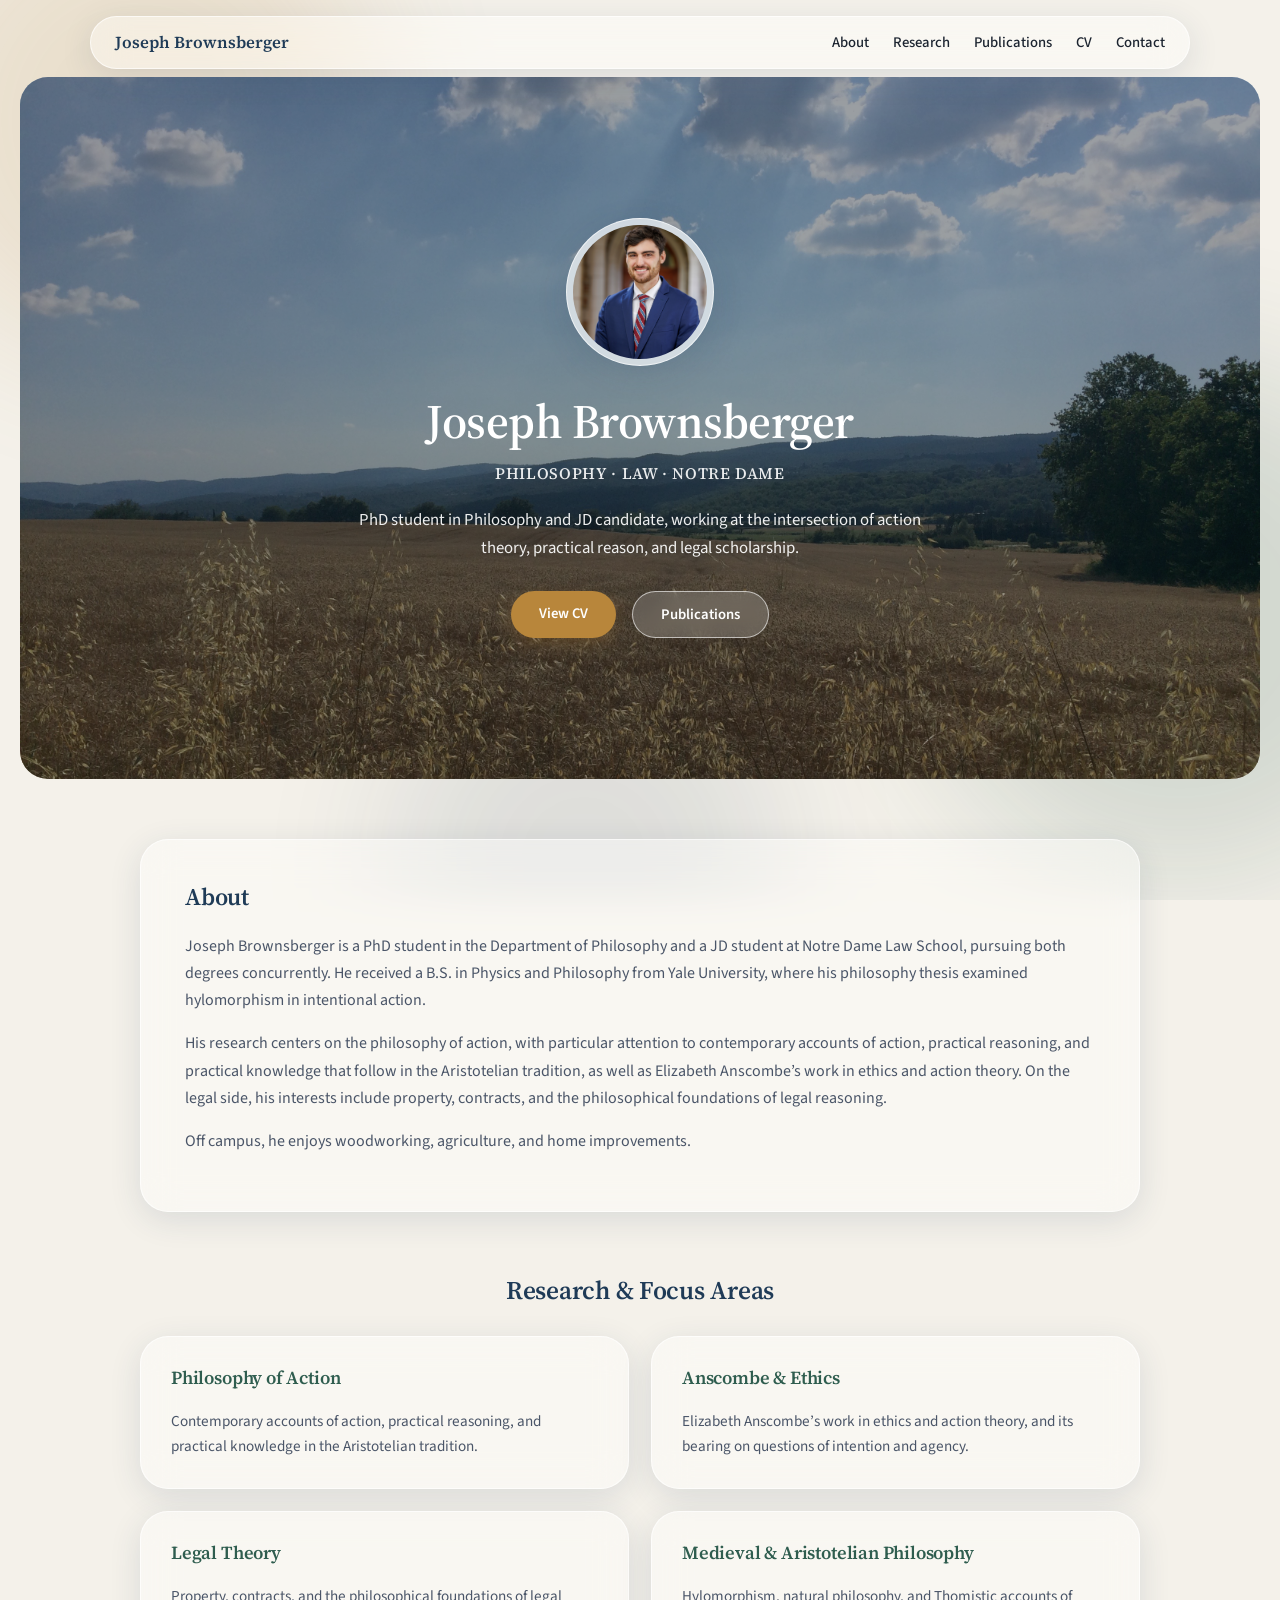
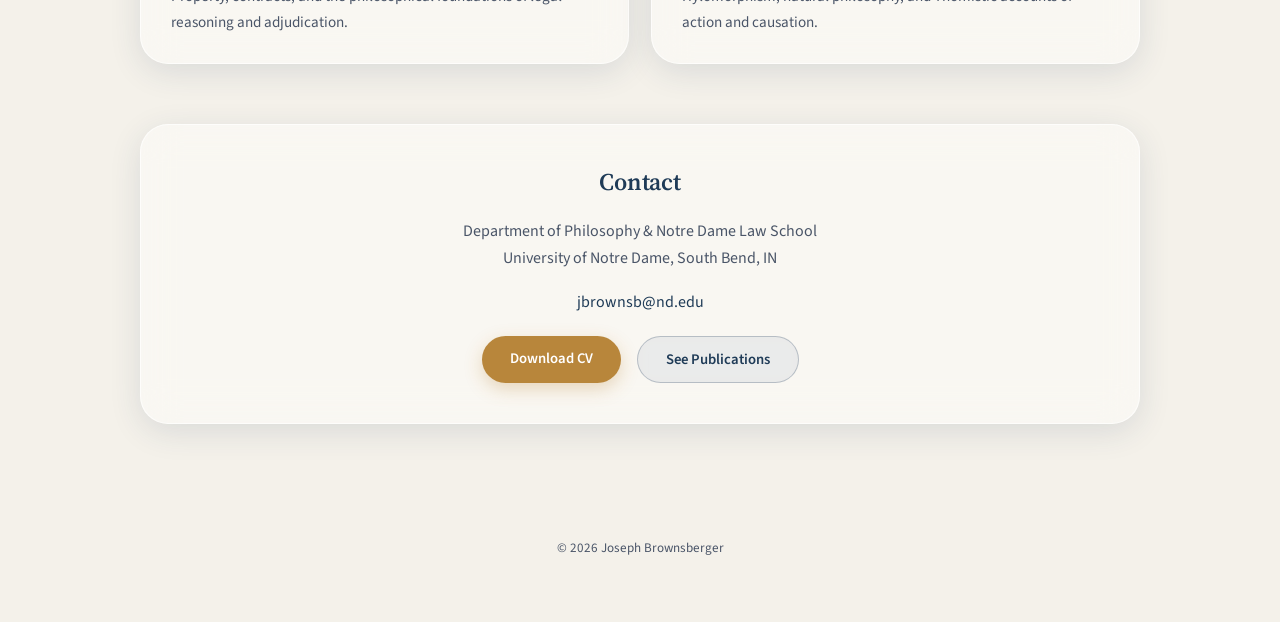
<file: index.html>
<!DOCTYPE html>
<html lang="en">
<head>
<meta charset="UTF-8">
<meta name="viewport" content="width=device-width, initial-scale=1.0">
<title>Joseph Brownsberger</title>
<meta name="description" content="Joseph Brownsberger — PhD student in Philosophy and JD candidate at Notre Dame, working on the philosophy of action, practical reasoning, and legal theory.">
<link rel="preconnect" href="https://fonts.googleapis.com">
<link rel="preconnect" href="https://fonts.gstatic.com" crossorigin>
<link href="https://fonts.googleapis.com/css2?family=Source+Serif+4:opsz,wght@8..60,400;8..60,500;8..60,600;8..60,700&family=Source+Sans+3:wght@300;400;500;600&display=swap" rel="stylesheet">
<link rel="stylesheet" href="css/style.css">
<link rel="icon" href="data:,">
</head>
<body>

<div class="bg-orbs" aria-hidden="true">
  <div class="orb orb-1"></div>
  <div class="orb orb-2"></div>
  <div class="orb orb-3"></div>
</div>

<header class="site-header">
  <nav class="glass nav-glass">
    <a href="index.html" class="brand">Joseph Brownsberger</a>
    <div class="nav-links">
      <a href="index.html#about">About</a>
      <a href="index.html#research">Research</a>
      <a href="publications.html">Publications</a>
      <a href="assets/Joseph-Brownsberger-CV.pdf" target="_blank" rel="noopener">CV</a>
      <a href="index.html#contact">Contact</a>
    </div>
  </nav>
</header>

<main>

  <section class="hero">
    <div class="hero-bg-photo" role="img" aria-label="Landscape photo" style="background-image: url('assets/images/hero-landscape.JPG');"></div>
    <div class="hero-overlay"></div>
    <div class="hero-content">
      <div class="glass headshot-frame">
        <img class="headshot-img" src="assets/images/Headshot.jpg" alt="Joseph Brownsberger">
      </div>
      <h1>Joseph Brownsberger</h1>
      <p class="tagline">Philosophy&nbsp;&middot;&nbsp;Law&nbsp;&middot;&nbsp;Notre Dame</p>
      <p class="hero-sub">PhD student in Philosophy and JD candidate, working at the intersection of action theory, practical reason, and legal scholarship.</p>
      <div class="hero-actions">
        <a href="assets/Joseph-Brownsberger-CV.pdf" class="btn btn-primary" target="_blank" rel="noopener">View CV</a>
        <a href="publications.html" class="btn btn-secondary">Publications</a>
      </div>
    </div>
  </section>

  <section id="about" class="section">
    <div class="glass card about-card">
      <h2>About</h2>
      <p>
        Joseph Brownsberger is a PhD student in the Department of Philosophy and a JD student at Notre Dame Law School,
        pursuing both degrees concurrently. He received a B.S. in Physics and Philosophy from Yale University, where his
        philosophy thesis examined hylomorphism in intentional action.
      </p>
      <p>
        His research centers on the philosophy of action, with particular attention to contemporary accounts of action,
        practical reasoning, and practical knowledge that follow in the Aristotelian tradition, as well as Elizabeth
        Anscombe&rsquo;s work in ethics and action theory. On the legal side, his interests include property, contracts,
        and the philosophical foundations of legal reasoning.
      </p>
      <p>
        Off campus, he enjoys woodworking, agriculture, and home improvements.
      </p>
    </div>
  </section>

  <section id="research" class="section">
    <h2 class="section-title">Research &amp; Focus Areas</h2>
    <div class="card-grid">
      <div class="glass card small-card">
        <h3>Philosophy of Action</h3>
        <p>Contemporary accounts of action, practical reasoning, and practical knowledge in the Aristotelian tradition.</p>
      </div>
      <div class="glass card small-card">
        <h3>Anscombe &amp; Ethics</h3>
        <p>Elizabeth Anscombe&rsquo;s work in ethics and action theory, and its bearing on questions of intention and agency.</p>
      </div>
      <div class="glass card small-card">
        <h3>Legal Theory</h3>
        <p>Property, contracts, and the philosophical foundations of legal reasoning and adjudication.</p>
      </div>
      <div class="glass card small-card">
        <h3>Medieval &amp; Aristotelian Philosophy</h3>
        <p>Hylomorphism, natural philosophy, and Thomistic accounts of action and causation.</p>
      </div>
    </div>
  </section>

  <section id="contact" class="section">
    <div class="glass card contact-card">
      <h2>Contact</h2>
      <p>Department of Philosophy &amp; Notre Dame Law School<br>University of Notre Dame, South Bend, IN</p>
      <p><a href="mailto:jbrownsb@nd.edu">jbrownsb@nd.edu</a></p>
      <div class="hero-actions">
        <a href="assets/Joseph-Brownsberger-CV.pdf" class="btn btn-primary" target="_blank" rel="noopener">Download CV</a>
        <a href="publications.html" class="btn btn-secondary">See Publications</a>
      </div>
    </div>
  </section>

</main>

<footer class="site-footer">
  <p>&copy; <span id="year"></span> Joseph Brownsberger</p>
</footer>

<script src="js/main.js"></script>
</body>
</html>
</file>
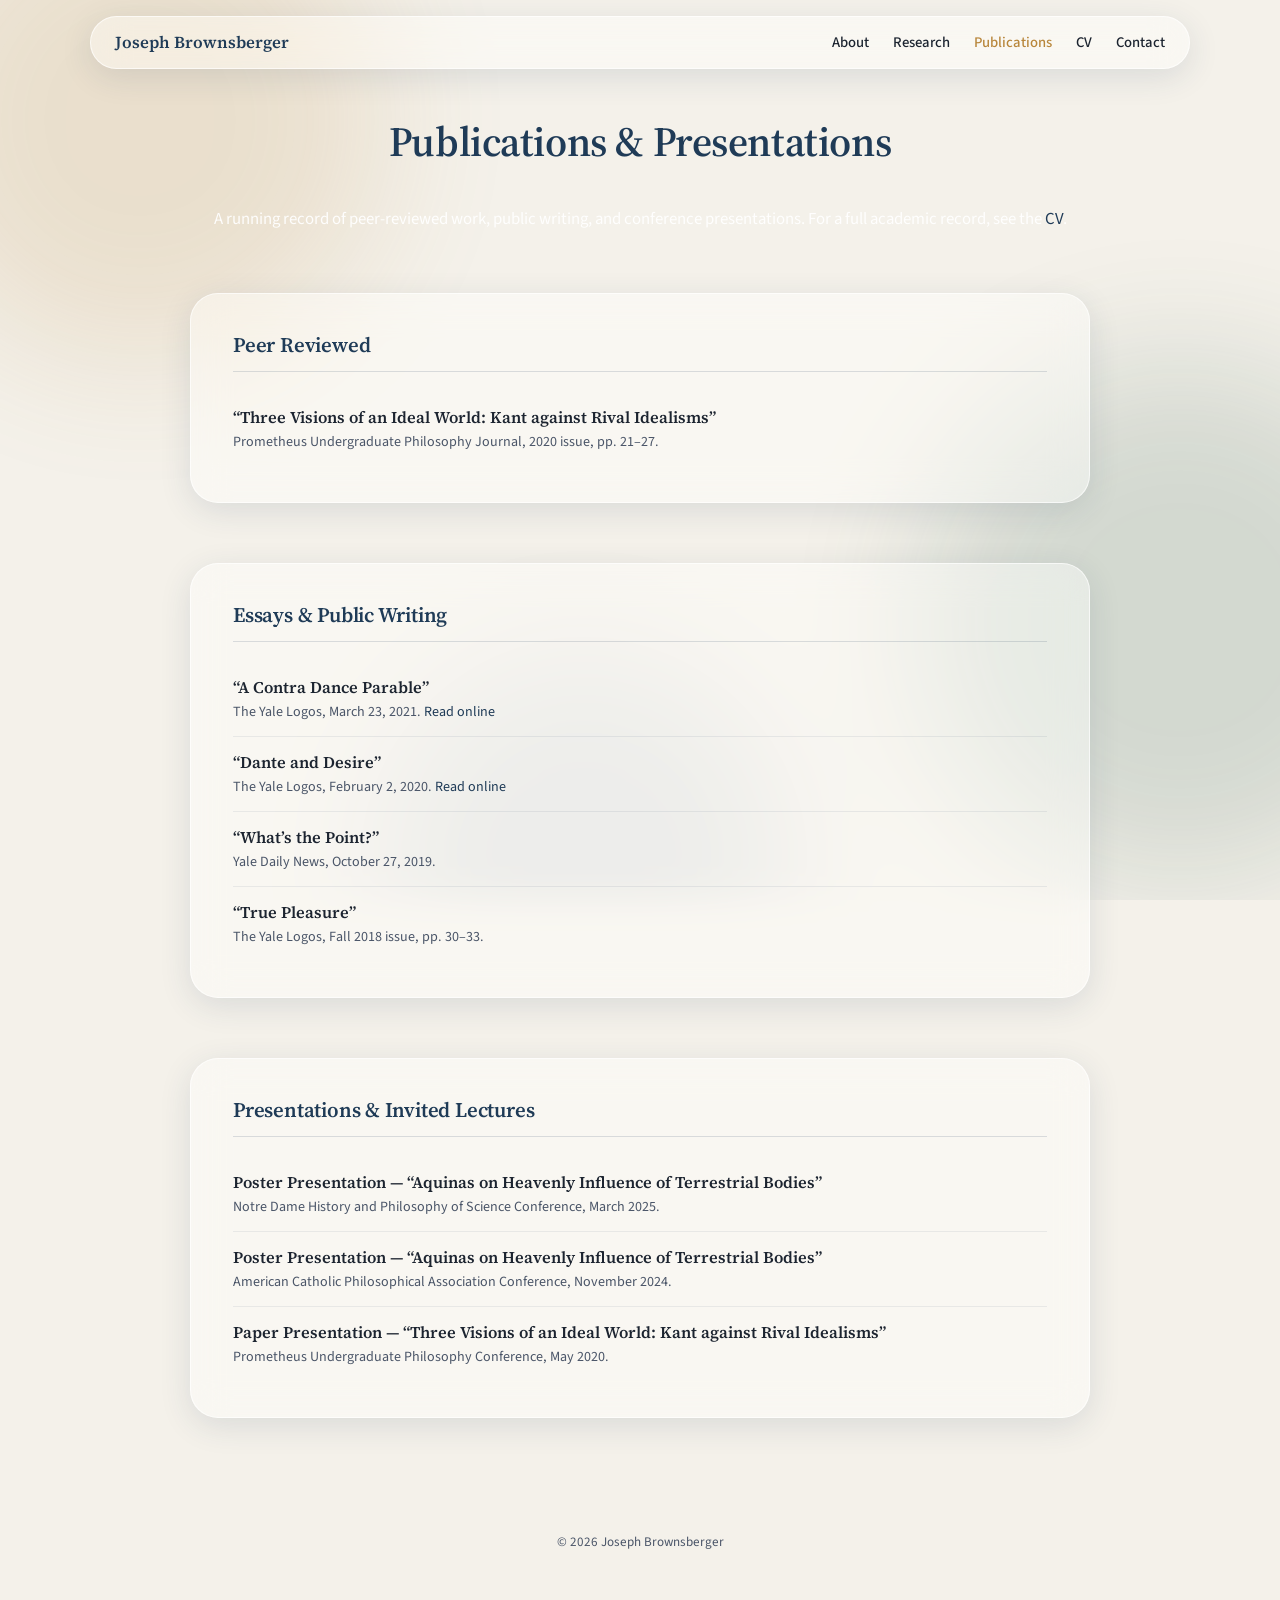
<file: publications.html>
<!DOCTYPE html>
<html lang="en">
<head>
<meta charset="UTF-8">
<meta name="viewport" content="width=device-width, initial-scale=1.0">
<title>Publications — Joseph Brownsberger</title>
<meta name="description" content="Publications, presentations, and invited lectures by Joseph Brownsberger.">
<link rel="preconnect" href="https://fonts.googleapis.com">
<link rel="preconnect" href="https://fonts.gstatic.com" crossorigin>
<link href="https://fonts.googleapis.com/css2?family=Source+Serif+4:opsz,wght@8..60,400;8..60,500;8..60,600;8..60,700&family=Source+Sans+3:wght@300;400;500;600&display=swap" rel="stylesheet">
<link rel="stylesheet" href="css/style.css">
<link rel="icon" href="data:,">
</head>
<body>

<div class="bg-orbs" aria-hidden="true">
  <div class="orb orb-1"></div>
  <div class="orb orb-2"></div>
  <div class="orb orb-3"></div>
</div>

<header class="site-header">
  <nav class="glass nav-glass">
    <a href="index.html" class="brand">Joseph Brownsberger</a>
    <div class="nav-links">
      <a href="index.html#about">About</a>
      <a href="index.html#research">Research</a>
      <a href="publications.html" class="active">Publications</a>
      <a href="assets/Joseph-Brownsberger-CV.pdf" target="_blank" rel="noopener">CV</a>
      <a href="index.html#contact">Contact</a>
    </div>
  </nav>
</header>

<main class="pub-main">
  <section class="section pub-hero">
    <h1>Publications &amp; Presentations</h1>
    <p class="hero-sub">A running record of peer-reviewed work, public writing, and conference presentations. For a full academic record, see the <a href="assets/Joseph-Brownsberger-CV.pdf" target="_blank" rel="noopener">CV</a>.</p>
  </section>

  <section class="section">
    <div class="glass card pub-card">
      <h2>Peer Reviewed</h2>
      <ul class="pub-list">
        <li>
          <span class="pub-title">&ldquo;Three Visions of an Ideal World: Kant against Rival Idealisms&rdquo;</span>
          <span class="pub-meta">Prometheus Undergraduate Philosophy Journal, 2020 issue, pp. 21&ndash;27.</span>
        </li>
      </ul>
    </div>
  </section>

  <section class="section">
    <div class="glass card pub-card">
      <h2>Essays &amp; Public Writing</h2>
      <ul class="pub-list">
        <li>
          <span class="pub-title">&ldquo;A Contra Dance Parable&rdquo;</span>
          <span class="pub-meta">The Yale Logos, March 23, 2021. <a href="https://www.yalelogos.com/home/contra-dance-parable" target="_blank" rel="noopener">Read online</a></span>
        </li>
        <li>
          <span class="pub-title">&ldquo;Dante and Desire&rdquo;</span>
          <span class="pub-meta">The Yale Logos, February 2, 2020. <a href="https://www.yalelogos.com/home/dante-and-desire" target="_blank" rel="noopener">Read online</a></span>
        </li>
        <li>
          <span class="pub-title">&ldquo;What&rsquo;s the Point?&rdquo;</span>
          <span class="pub-meta">Yale Daily News, October 27, 2019.</span>
        </li>
        <li>
          <span class="pub-title">&ldquo;True Pleasure&rdquo;</span>
          <span class="pub-meta">The Yale Logos, Fall 2018 issue, pp. 30&ndash;33.</span>
        </li>
      </ul>
    </div>
  </section>

  <section class="section">
    <div class="glass card pub-card">
      <h2>Presentations &amp; Invited Lectures</h2>
      <ul class="pub-list">
        <li>
          <span class="pub-title">Poster Presentation &mdash; &ldquo;Aquinas on Heavenly Influence of Terrestrial Bodies&rdquo;</span>
          <span class="pub-meta">Notre Dame History and Philosophy of Science Conference, March 2025.</span>
        </li>
        <li>
          <span class="pub-title">Poster Presentation &mdash; &ldquo;Aquinas on Heavenly Influence of Terrestrial Bodies&rdquo;</span>
          <span class="pub-meta">American Catholic Philosophical Association Conference, November 2024.</span>
        </li>
        <li>
          <span class="pub-title">Paper Presentation &mdash; &ldquo;Three Visions of an Ideal World: Kant against Rival Idealisms&rdquo;</span>
          <span class="pub-meta">Prometheus Undergraduate Philosophy Conference, May 2020.</span>
        </li>
      </ul>
    </div>
  </section>

</main>

<footer class="site-footer">
  <p>&copy; <span id="year"></span> Joseph Brownsberger</p>
</footer>

<script src="js/main.js"></script>
</body>
</html>
</file>
<file: css/style.css>
/* ===========================
   Joseph Brownsberger — Site Styles
   Clean, light, liquid-glass aesthetic — staid serif typography, flat color (no gradients)
   =========================== */

:root {
  --bg-base: #f4f1ea;
  --accent-navy: #1f3b57;
  --accent-gold: #b8863b;
  --accent-forest: #2f5d4f;
  --text-main: #1c2430;
  --text-soft: #4a5568;
  --glass-bg: rgba(255, 255, 255, 0.45);
  --glass-bg-strong: rgba(255, 255, 255, 0.7);
  --glass-border: rgba(255, 255, 255, 0.65);
  --glass-shadow: 0 8px 32px rgba(31, 59, 87, 0.12);
  --radius-lg: 28px;
  --radius-md: 20px;
  --radius-sm: 14px;
}

* { box-sizing: border-box; }

html, body {
  margin: 0;
  padding: 0;
  scroll-behavior: smooth;
}

body {
  font-family: 'Source Sans 3', -apple-system, BlinkMacSystemFont, 'Segoe UI', sans-serif;
  color: var(--text-main);
  background-color: var(--bg-base);
  min-height: 100vh;
  position: relative;
  overflow-x: hidden;
}

h1, h2, h3 {
  font-family: 'Source Serif 4', Georgia, 'Times New Roman', serif;
  font-weight: 600;
  letter-spacing: -0.01em;
  color: var(--accent-navy);
}

.brand, .tagline, .pub-title {
  font-family: 'Source Serif 4', Georgia, 'Times New Roman', serif;
}

a {
  color: var(--accent-navy);
  text-decoration: none;
}

a:hover {
  color: var(--accent-gold);
}

p {
  line-height: 1.7;
  color: var(--text-soft);
}

/* ---------- Background orbs (flat solid color, no gradient) ---------- */
.bg-orbs {
  position: fixed;
  inset: 0;
  z-index: -1;
  overflow: hidden;
  pointer-events: none;
}

.orb {
  position: absolute;
  border-radius: 50%;
  filter: blur(70px);
  opacity: 0.16;
}

.orb-1 {
  width: 480px;
  height: 480px;
  background: var(--accent-gold);
  top: -120px;
  left: -100px;
}

.orb-2 {
  width: 520px;
  height: 520px;
  background: var(--accent-forest);
  top: 40%;
  right: -160px;
}

.orb-3 {
  width: 400px;
  height: 400px;
  background: var(--accent-navy);
  bottom: -160px;
  left: 30%;
  opacity: 0.10;
}

/* ---------- Liquid glass core ---------- */
.glass {
  background: var(--glass-bg);
  border: 1px solid var(--glass-border);
  border-radius: var(--radius-lg);
  box-shadow: var(--glass-shadow);
  backdrop-filter: blur(18px) saturate(140%);
  -webkit-backdrop-filter: blur(18px) saturate(140%);
  position: relative;
}

/* ---------- Header / Nav ---------- */
.site-header {
  position: sticky;
  top: 16px;
  z-index: 100;
  display: flex;
  justify-content: center;
  padding: 0 20px;
}

.nav-glass {
  width: min(1100px, 94%);
  display: flex;
  align-items: center;
  justify-content: space-between;
  padding: 14px 24px;
  border-radius: 999px;
}

.brand {
  font-weight: 600;
  font-size: 1.05rem;
  color: var(--accent-navy);
}

.nav-links {
  display: flex;
  gap: 24px;
  font-size: 0.92rem;
}

.nav-links a {
  color: var(--text-main);
  font-weight: 500;
  transition: color 0.2s ease;
}

.nav-links a.active,
.nav-links a:hover {
  color: var(--accent-gold);
}

/* ---------- Hero ---------- */
.hero {
  position: relative;
  min-height: 78vh;
  display: flex;
  align-items: center;
  justify-content: center;
  margin: 24px 20px 0;
  border-radius: var(--radius-lg);
  overflow: hidden;
}

.hero-bg-photo {
  position: absolute;
  inset: 0;
  background-color: var(--accent-navy);
  background-size: cover;
  background-position: center;
}

.hero-overlay {
  position: absolute;
  inset: 0;
  background: rgba(15, 25, 35, 0.42);
}

.hero-content {
  position: relative;
  z-index: 2;
  text-align: center;
  color: #fff;
  padding: 40px 24px;
  max-width: 640px;
}

.headshot-frame {
  width: 148px;
  height: 148px;
  margin: 0 auto 22px;
  border-radius: 50%;
  padding: 6px;
  background: var(--glass-bg-strong);
  overflow: hidden;
}

.headshot-img {
  width: 100%;
  height: 100%;
  object-fit: cover;
  border-radius: 50%;
  display: block;
}

.hero h1 {
  color: #fff;
  font-size: clamp(2rem, 4.5vw, 3rem);
  margin: 0 0 6px;
}

.tagline {
  font-size: 1rem;
  letter-spacing: 0.04em;
  color: rgba(255,255,255,0.9);
  margin: 0 0 18px;
  text-transform: uppercase;
  font-weight: 500;
}

.hero-sub {
  color: rgba(255,255,255,0.92);
  font-size: 1.05rem;
  margin-bottom: 28px;
}

.hero-actions {
  display: flex;
  gap: 16px;
  justify-content: center;
  flex-wrap: wrap;
  margin-top: 8px;
}

.btn {
  padding: 12px 28px;
  border-radius: 999px;
  font-weight: 600;
  font-size: 0.92rem;
  transition: transform 0.2s ease, box-shadow 0.2s ease;
  display: inline-block;
}

.btn:hover {
  transform: translateY(-2px);
}

.btn-primary {
  background: var(--accent-gold);
  color: #fff;
  box-shadow: 0 6px 18px rgba(184, 134, 59, 0.3);
}

.btn-primary:hover {
  color: #fff;
  box-shadow: 0 8px 22px rgba(184, 134, 59, 0.4);
}

.btn-secondary {
  background: rgba(255,255,255,0.18);
  color: #fff;
  border: 1px solid rgba(255,255,255,0.6);
  backdrop-filter: blur(8px);
}

.btn-secondary:hover {
  background: rgba(255,255,255,0.3);
  color: #fff;
}

/* ---------- Sections ---------- */
.section {
  width: min(1000px, 90%);
  margin: 60px auto;
}

.section-title {
  text-align: center;
  margin-bottom: 28px;
  font-size: 1.6rem;
}

.card {
  padding: 40px 44px;
}

.about-card h2, .contact-card h2 {
  margin-top: 0;
}

.card-grid {
  display: grid;
  grid-template-columns: repeat(2, 1fr);
  gap: 22px;
}

.small-card {
  padding: 28px 30px;
}

.small-card h3 {
  margin-top: 0;
  font-size: 1.15rem;
  color: var(--accent-forest);
}

.small-card p {
  margin-bottom: 0;
  font-size: 0.95rem;
}

.contact-card {
  text-align: center;
}

.contact-card .hero-actions {
  margin-top: 20px;
}

.contact-card .btn-primary,
.contact-card .btn-secondary {
  color: #fff;
}

.contact-card .btn-secondary {
  background: rgba(31,59,87,0.08);
  color: var(--accent-navy);
  border: 1px solid rgba(31,59,87,0.25);
}

.contact-card .btn-secondary:hover {
  background: rgba(31,59,87,0.14);
  color: var(--accent-navy);
}

/* ---------- Publications page ---------- */
.pub-main {
  width: min(1000px, 90%);
  margin: 0 auto;
}

.pub-hero {
  text-align: center;
  margin-top: 60px;
}

.pub-hero h1 {
  font-size: clamp(1.8rem, 4vw, 2.6rem);
}

.pub-card {
  padding: 36px 42px;
}

.pub-card h2 {
  margin-top: 0;
  font-size: 1.3rem;
  border-bottom: 1px solid rgba(31,59,87,0.15);
  padding-bottom: 12px;
  margin-bottom: 20px;
}

.pub-list {
  list-style: none;
  margin: 0;
  padding: 0;
}

.pub-list li {
  padding: 14px 0;
  border-bottom: 1px solid rgba(31,59,87,0.08);
  display: flex;
  flex-direction: column;
  gap: 4px;
}

.pub-list li:last-child {
  border-bottom: none;
}

.pub-title {
  font-weight: 600;
  color: var(--text-main);
  font-size: 1.02rem;
}

.pub-meta {
  font-size: 0.88rem;
  color: var(--text-soft);
}

/* ---------- Footer ---------- */
.site-footer {
  text-align: center;
  padding: 40px 20px 50px;
  font-size: 0.82rem;
  color: var(--text-soft);
}

/* ---------- Responsive ---------- */
@media (max-width: 720px) {
  .nav-links {
    gap: 14px;
    font-size: 0.82rem;
  }
  .card, .pub-card {
    padding: 28px 24px;
  }
  .card-grid {
    grid-template-columns: 1fr;
  }
  .hero {
    min-height: 88vh;
    margin: 12px 12px 0;
  }
}
</file>
